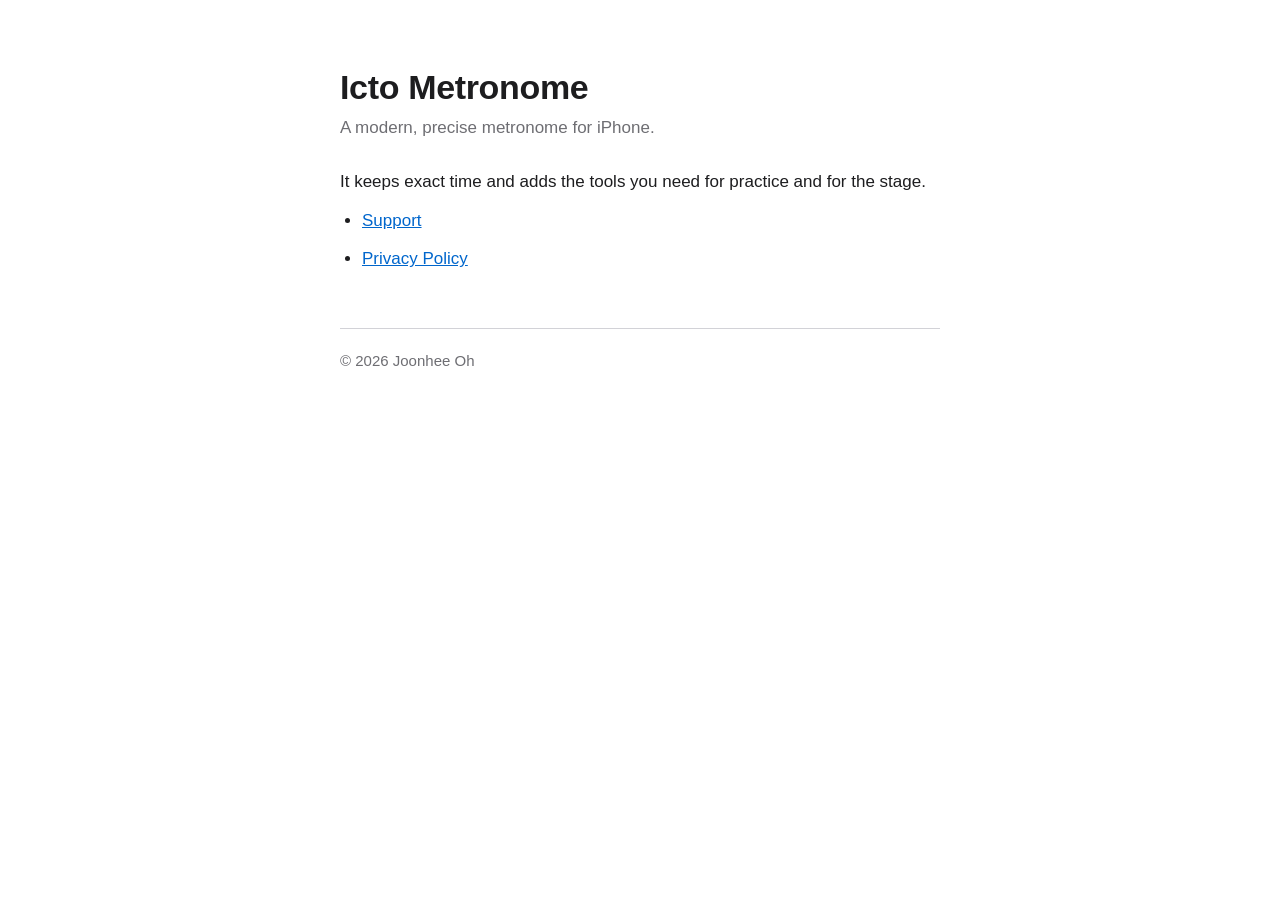
<file: index.html>
<!doctype html>
<html lang="en">
<head>
<meta charset="utf-8">
<meta name="viewport" content="width=device-width, initial-scale=1">
<title>Icto Metronome</title>
<meta name="description" content="Icto Metronome: a modern, precise metronome for iPhone.">
<link rel="stylesheet" href="style.css">
</head>
<body>
<main>
<h1>Icto Metronome</h1>
<p class="lede">A modern, precise metronome for iPhone.</p>
<p>It keeps exact time and adds the tools you need for practice and for the stage.</p>
<ul>
<li><a href="support/">Support</a></li>
<li><a href="privacy/">Privacy Policy</a></li>
</ul>
<footer>© 2026 Joonhee Oh</footer>
</main>
</body>
</html>
</file>
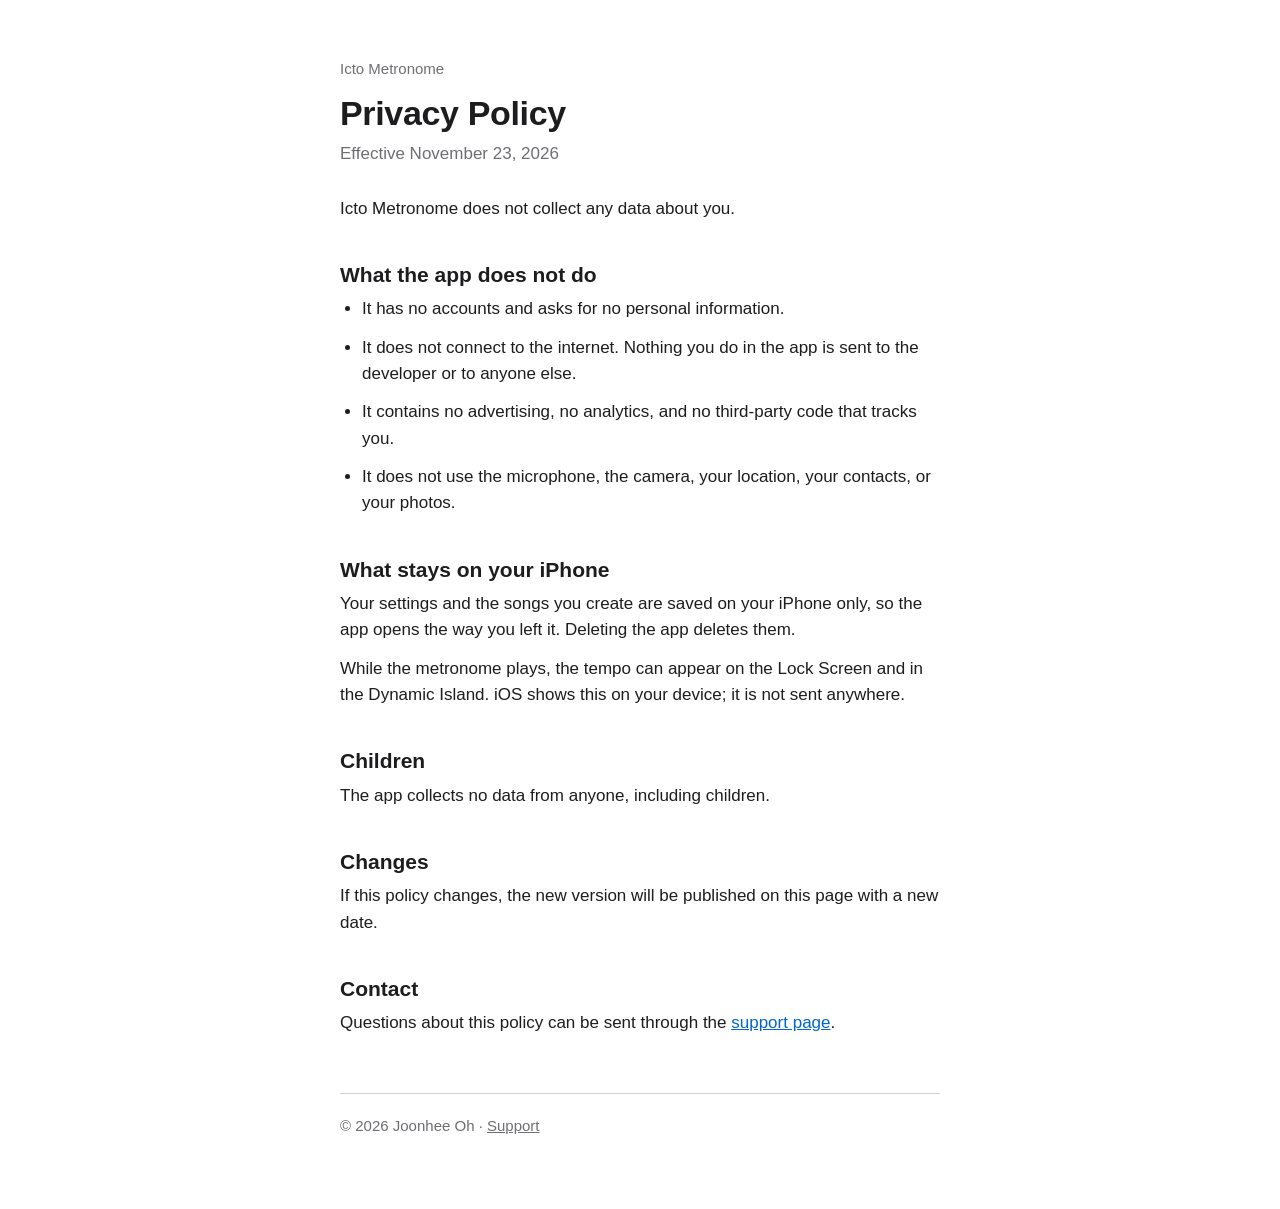
<file: privacy/index.html>
<!doctype html>
<html lang="en">
<head>
<meta charset="utf-8">
<meta name="viewport" content="width=device-width, initial-scale=1">
<title>Privacy Policy – Icto Metronome</title>
<meta name="description" content="Icto Metronome collects no data.">
<link rel="stylesheet" href="../style.css">
</head>
<body>
<main>
<header><a href="../">Icto Metronome</a></header>
<h1>Privacy Policy</h1>
<p class="lede">Effective November 23, 2026</p>

<p>Icto Metronome does not collect any data about you.</p>

<h2>What the app does not do</h2>
<ul>
<li>It has no accounts and asks for no personal information.</li>
<li>It does not connect to the internet. Nothing you do in the app is sent to the developer or to anyone else.</li>
<li>It contains no advertising, no analytics, and no third-party code that tracks you.</li>
<li>It does not use the microphone, the camera, your location, your contacts, or your photos.</li>
</ul>

<h2>What stays on your iPhone</h2>
<p>Your settings and the songs you create are saved on your iPhone only, so the app opens the way you left it. Deleting the app deletes them.</p>
<p>While the metronome plays, the tempo can appear on the Lock Screen and in the Dynamic Island. iOS shows this on your device; it is not sent anywhere.</p>

<h2>Children</h2>
<p>The app collects no data from anyone, including children.</p>

<h2>Changes</h2>
<p>If this policy changes, the new version will be published on this page with a new date.</p>

<h2>Contact</h2>
<p>Questions about this policy can be sent through the <a href="../support/">support page</a>.</p>

<footer>© 2026 Joonhee Oh · <a href="../support/">Support</a></footer>
</main>
</body>
</html>
</file>
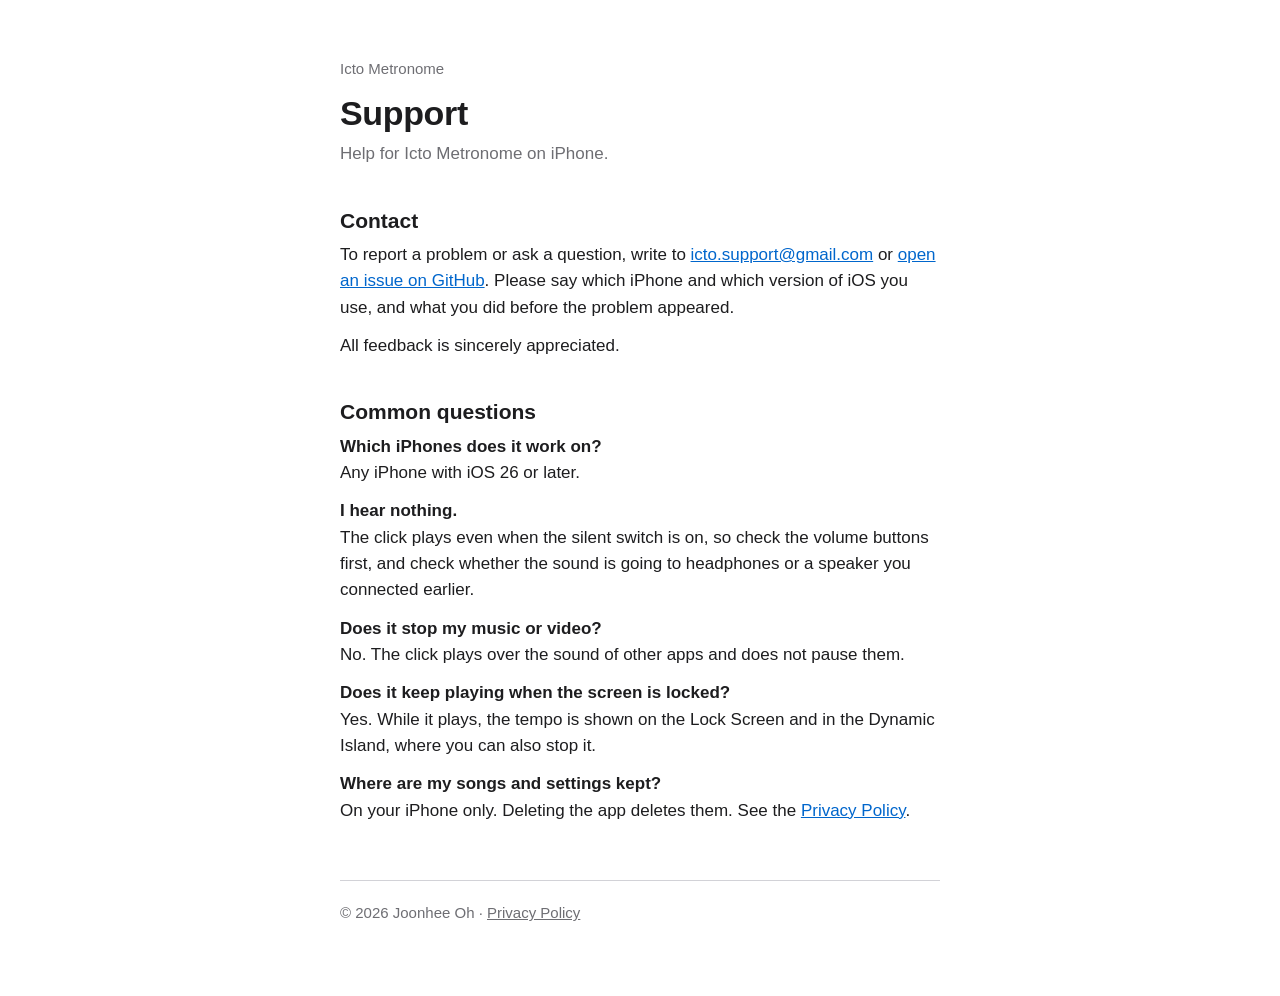
<file: support/index.html>
<!doctype html>
<html lang="en">
<head>
<meta charset="utf-8">
<meta name="viewport" content="width=device-width, initial-scale=1">
<title>Support – Icto Metronome</title>
<meta name="description" content="Help and contact for Icto Metronome.">
<link rel="stylesheet" href="../style.css">
</head>
<body>
<main>
<header><a href="../">Icto Metronome</a></header>
<h1>Support</h1>
<p class="lede">Help for Icto Metronome on iPhone.</p>

<h2>Contact</h2>
<p>To report a problem or ask a question, write to <a href="mailto:icto.support@gmail.com">icto.support@gmail.com</a> or <a href="https://github.com/ohjoonhee/icto-metronome/issues/new">open an issue on GitHub</a>. Please say which iPhone and which version of iOS you use, and what you did before the problem appeared.</p>
<p>All feedback is sincerely appreciated.</p>

<h2>Common questions</h2>

<p><strong>Which iPhones does it work on?</strong><br>
Any iPhone with iOS 26 or later.</p>

<p><strong>I hear nothing.</strong><br>
The click plays even when the silent switch is on, so check the volume buttons first, and check whether the sound is going to headphones or a speaker you connected earlier.</p>

<p><strong>Does it stop my music or video?</strong><br>
No. The click plays over the sound of other apps and does not pause them.</p>

<p><strong>Does it keep playing when the screen is locked?</strong><br>
Yes. While it plays, the tempo is shown on the Lock Screen and in the Dynamic Island, where you can also stop it.</p>

<p><strong>Where are my songs and settings kept?</strong><br>
On your iPhone only. Deleting the app deletes them. See the <a href="../privacy/">Privacy Policy</a>.</p>

<footer>© 2026 Joonhee Oh · <a href="../privacy/">Privacy Policy</a></footer>
</main>
</body>
</html>
</file>
<file: style.css>
:root {
  --bg: #ffffff; --text: #1d1d1f; --muted: #6e6e73; --line: #d2d2d7; --link: #0066cc;
}
@media (prefers-color-scheme: dark) {
  :root { --bg: #000000; --text: #f5f5f7; --muted: #a1a1a6; --line: #38383a; --link: #4da3ff; }
}
* { box-sizing: border-box; }
html { -webkit-text-size-adjust: 100%; }
body {
  margin: 0; background: var(--bg); color: var(--text);
  font: 17px/1.55 -apple-system, BlinkMacSystemFont, "SF Pro Text", "Helvetica Neue", Arial, sans-serif;
}
main { max-width: 640px; margin: 0 auto; padding: 56px 20px 72px; }
header a { color: var(--muted); text-decoration: none; font-size: 15px; }
h1 { font-size: 34px; line-height: 1.15; letter-spacing: -0.01em; margin: 12px 0 8px; }
h2 { font-size: 21px; line-height: 1.25; margin: 40px 0 8px; }
p, li { margin: 0 0 12px; }
ul { padding-left: 22px; margin: 0 0 12px; }
a { color: var(--link); }
.lede { color: var(--muted); margin-bottom: 28px; }
footer { margin-top: 56px; padding-top: 20px; border-top: 1px solid var(--line); color: var(--muted); font-size: 15px; }
footer a { color: var(--muted); }
</file>
